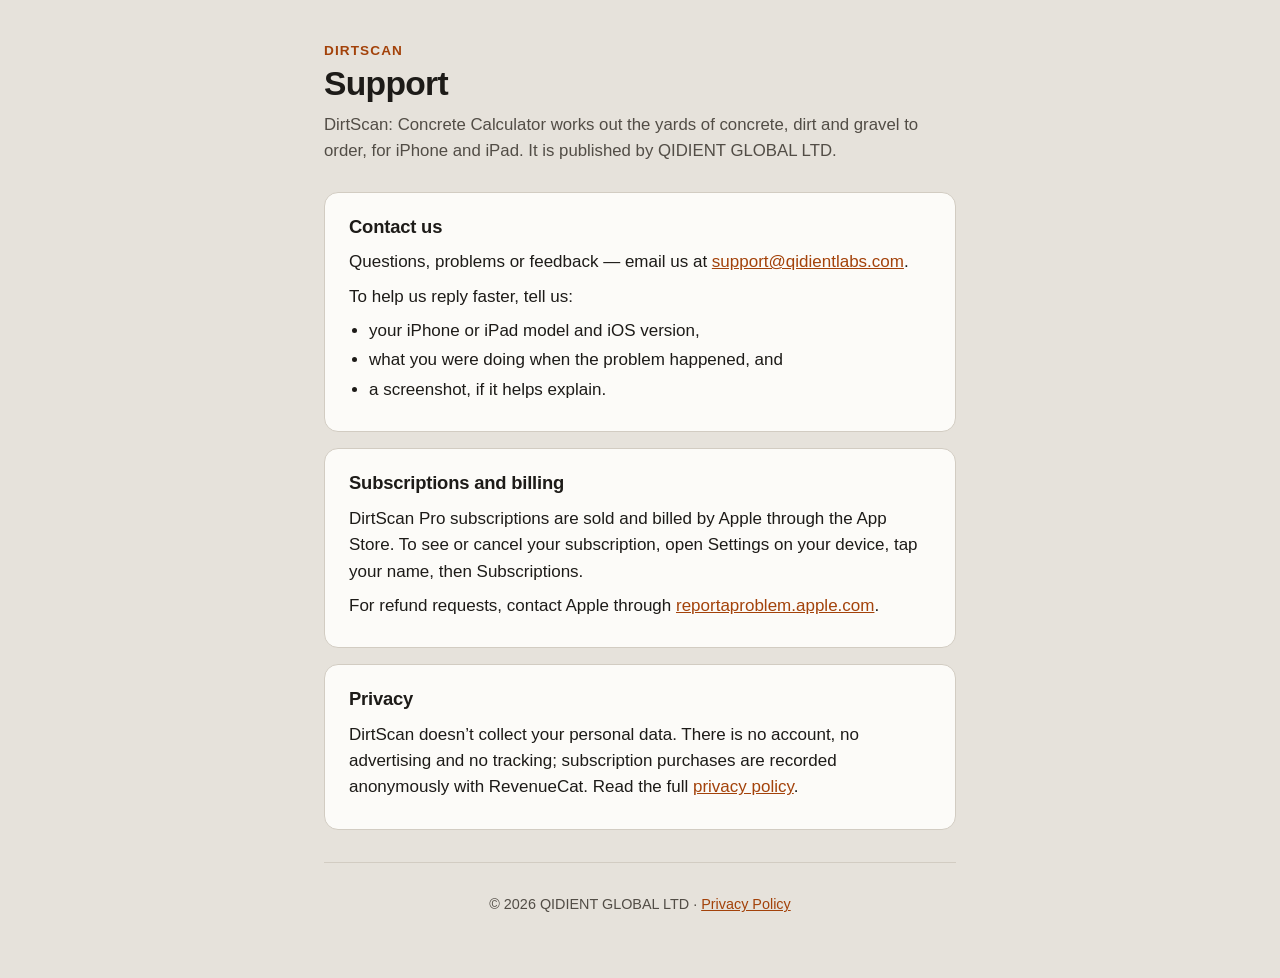
<file: index.html>
<!doctype html>
<html lang="en">
<head>
  <meta charset="utf-8">
  <meta name="viewport" content="width=device-width, initial-scale=1">
  <title>DirtScan Support</title>
  <meta name="description" content="Support and privacy information for DirtScan: Concrete Calculator, the concrete, dirt and excavation calculator app by QIDIENT GLOBAL LTD.">
  <link rel="stylesheet" href="styles.css">
</head>
<body>
  <main class="page">
    <header class="header">
      <p class="eyebrow">DirtScan</p>
      <h1>Support</h1>
      <p class="lede">DirtScan: Concrete Calculator works out the yards of concrete, dirt and gravel to order, for iPhone and iPad. It is published by QIDIENT GLOBAL LTD.</p>
    </header>

    <section class="card">
      <h2>Contact us</h2>
      <p>Questions, problems or feedback — email us at <a class="accent" href="mailto:support@qidientlabs.com?subject=DirtScan%20support">support@qidientlabs.com</a>.</p>
      <p>To help us reply faster, tell us:</p>
      <ul>
        <li>your iPhone or iPad model and iOS version,</li>
        <li>what you were doing when the problem happened, and</li>
        <li>a screenshot, if it helps explain.</li>
      </ul>
    </section>

    <section class="card">
      <h2>Subscriptions and billing</h2>
      <p>DirtScan Pro subscriptions are sold and billed by Apple through the App Store. To see or cancel your subscription, open Settings on your device, tap your name, then Subscriptions.</p>
      <p>For refund requests, contact Apple through <a class="accent" href="https://reportaproblem.apple.com">reportaproblem.apple.com</a>.</p>
    </section>

    <section class="card">
      <h2>Privacy</h2>
      <p>DirtScan doesn’t collect your personal data. There is no account, no advertising and no tracking; subscription purchases are recorded anonymously with RevenueCat. Read the full <a class="accent" href="privacy.html">privacy policy</a>.</p>
    </section>

    <footer class="footer">
      <p>© 2026 QIDIENT GLOBAL LTD · <a class="accent" href="privacy.html">Privacy Policy</a></p>
    </footer>
  </main>
</body>
</html>
</file>
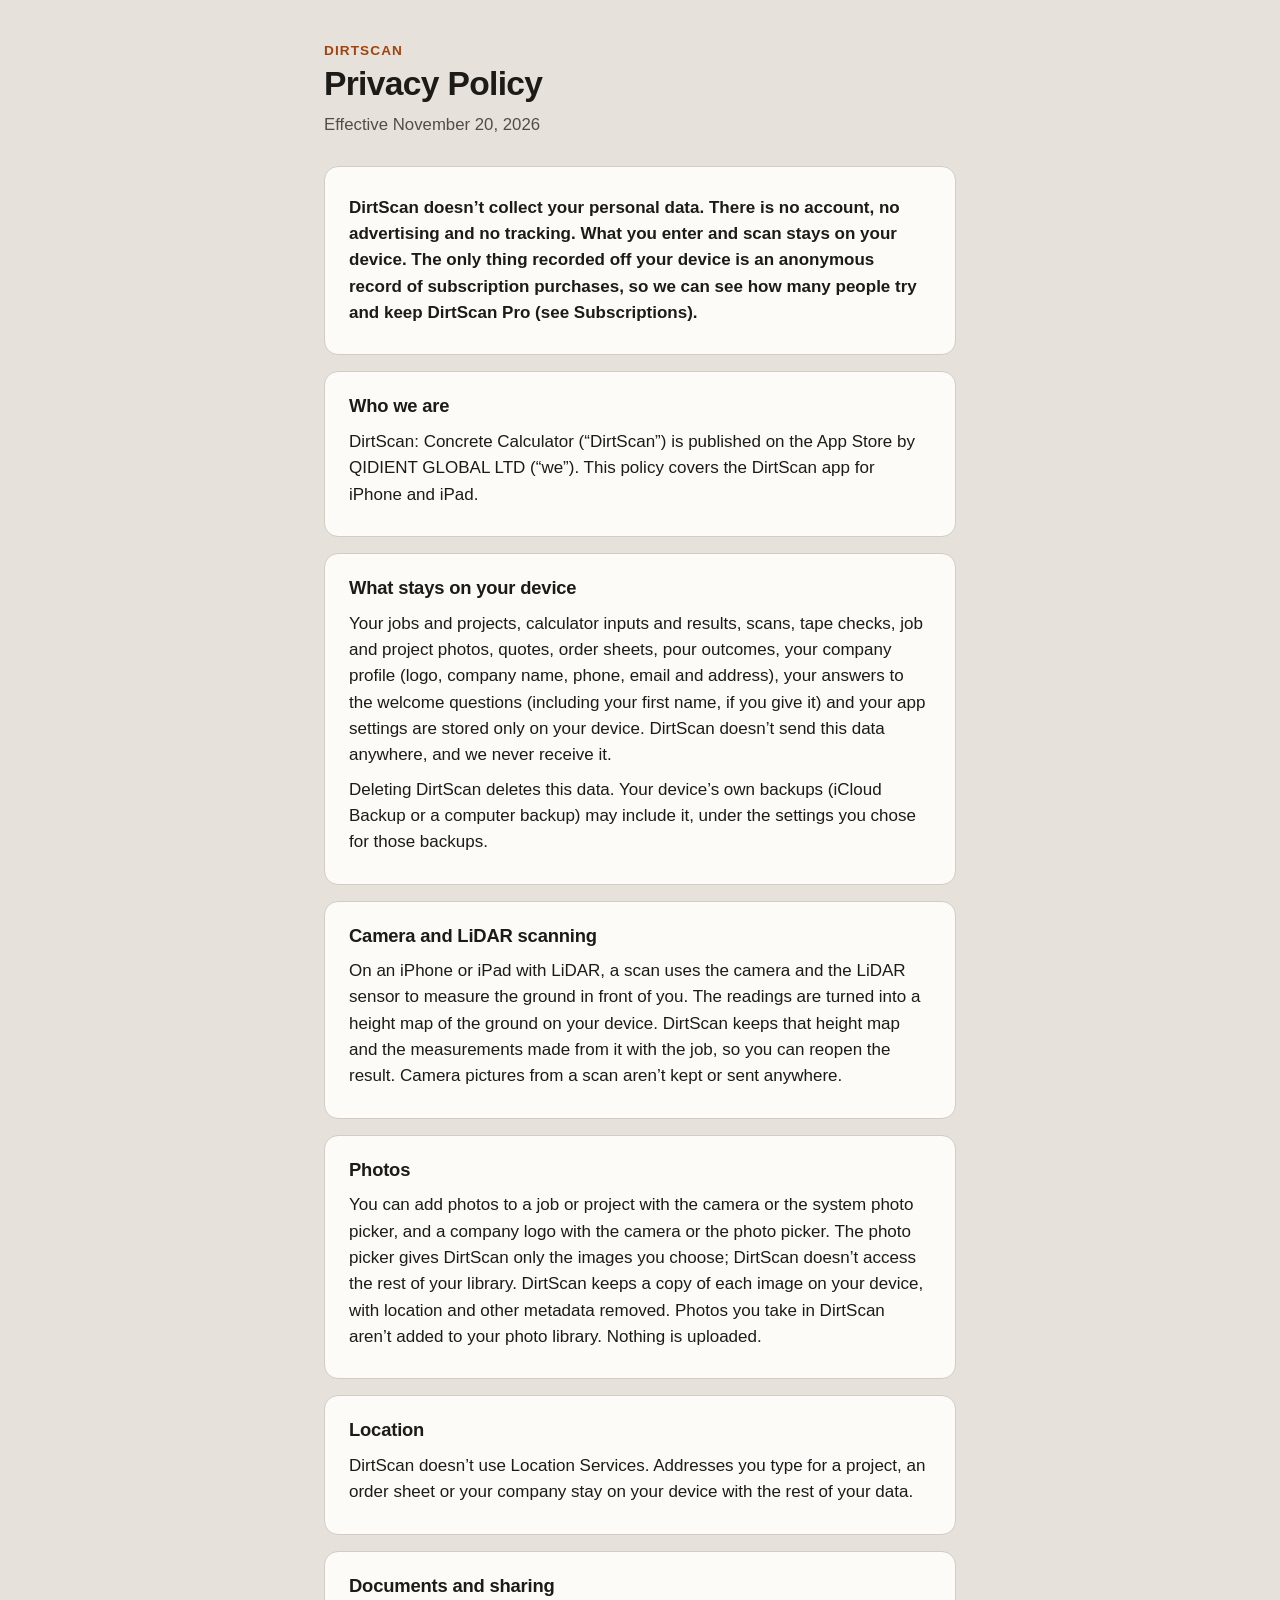
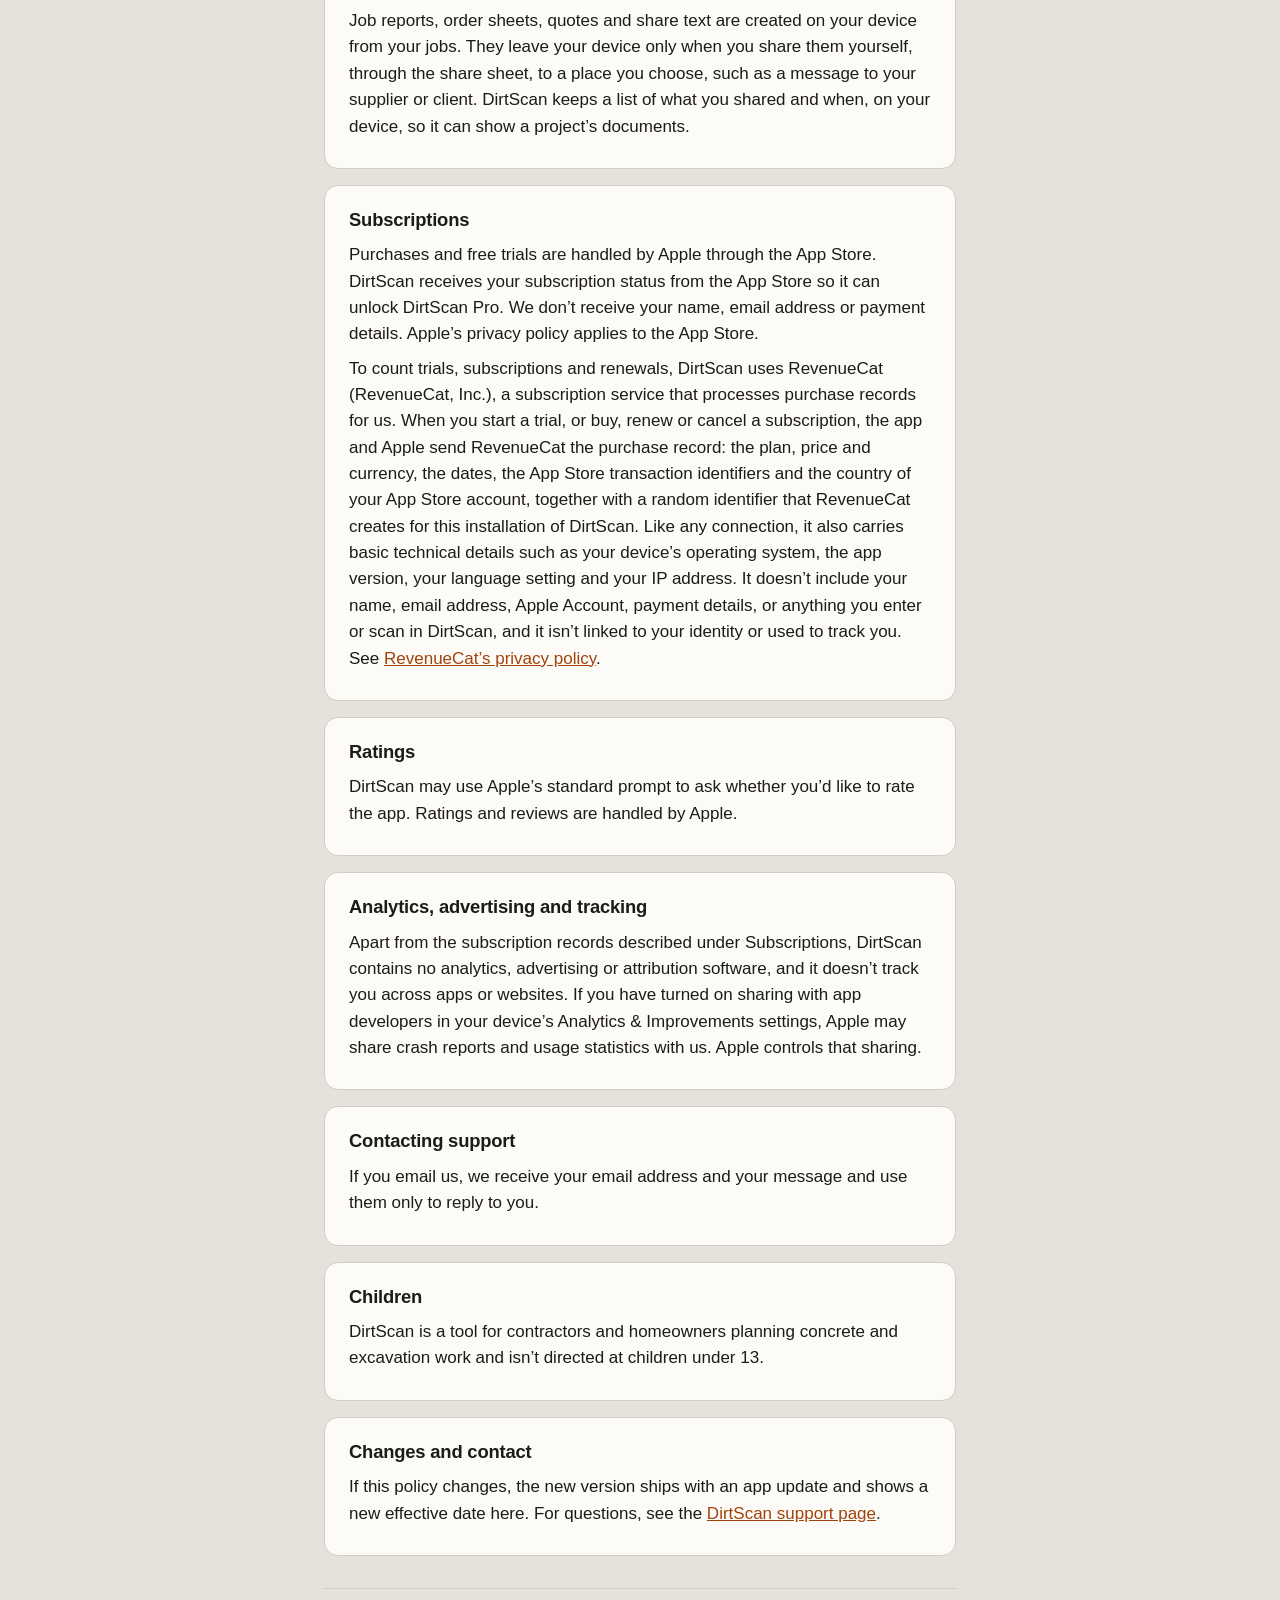
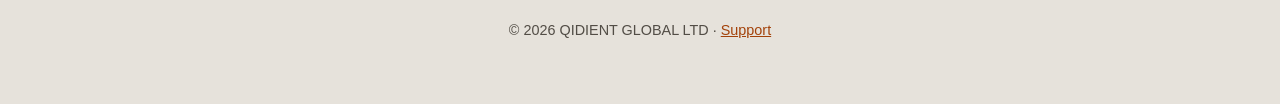
<file: privacy.html>
<!doctype html>
<html lang="en">
<head>
  <meta charset="utf-8">
  <meta name="viewport" content="width=device-width, initial-scale=1">
  <title>DirtScan Privacy Policy</title>
  <meta name="description" content="Privacy policy for DirtScan: Concrete Calculator, the concrete, dirt and excavation calculator app by QIDIENT GLOBAL LTD.">
  <link rel="stylesheet" href="styles.css">
</head>
<body>
  <main class="page">
    <header class="header">
      <p class="eyebrow">DirtScan</p>
      <h1>Privacy Policy</h1>
      <p class="lede">Effective November 20, 2026</p>
    </header>

    <section class="card">
      <p class="summary">DirtScan doesn’t collect your personal data. There is no account, no advertising and no tracking. What you enter and scan stays on your device. The only thing recorded off your device is an anonymous record of subscription purchases, so we can see how many people try and keep DirtScan Pro (see Subscriptions).</p>
    </section>

    <section class="card">
      <h2>Who we are</h2>
      <p>DirtScan: Concrete Calculator (“DirtScan”) is published on the App Store by QIDIENT GLOBAL LTD (“we”). This policy covers the DirtScan app for iPhone and iPad.</p>
    </section>

    <section class="card">
      <h2>What stays on your device</h2>
      <p>Your jobs and projects, calculator inputs and results, scans, tape checks, job and project photos, quotes, order sheets, pour outcomes, your company profile (logo, company name, phone, email and address), your answers to the welcome questions (including your first name, if you give it) and your app settings are stored only on your device. DirtScan doesn’t send this data anywhere, and we never receive it.</p>
      <p>Deleting DirtScan deletes this data. Your device’s own backups (iCloud Backup or a computer backup) may include it, under the settings you chose for those backups.</p>
    </section>

    <section class="card">
      <h2>Camera and LiDAR scanning</h2>
      <p>On an iPhone or iPad with LiDAR, a scan uses the camera and the LiDAR sensor to measure the ground in front of you. The readings are turned into a height map of the ground on your device. DirtScan keeps that height map and the measurements made from it with the job, so you can reopen the result. Camera pictures from a scan aren’t kept or sent anywhere.</p>
    </section>

    <section class="card">
      <h2>Photos</h2>
      <p>You can add photos to a job or project with the camera or the system photo picker, and a company logo with the camera or the photo picker. The photo picker gives DirtScan only the images you choose; DirtScan doesn’t access the rest of your library. DirtScan keeps a copy of each image on your device, with location and other metadata removed. Photos you take in DirtScan aren’t added to your photo library. Nothing is uploaded.</p>
    </section>

    <section class="card">
      <h2>Location</h2>
      <p>DirtScan doesn’t use Location Services. Addresses you type for a project, an order sheet or your company stay on your device with the rest of your data.</p>
    </section>

    <section class="card">
      <h2>Documents and sharing</h2>
      <p>Job reports, order sheets, quotes and share text are created on your device from your jobs. They leave your device only when you share them yourself, through the share sheet, to a place you choose, such as a message to your supplier or client. DirtScan keeps a list of what you shared and when, on your device, so it can show a project’s documents.</p>
    </section>

    <section class="card">
      <h2>Subscriptions</h2>
      <p>Purchases and free trials are handled by Apple through the App Store. DirtScan receives your subscription status from the App Store so it can unlock DirtScan Pro. We don’t receive your name, email address or payment details. Apple’s privacy policy applies to the App Store.</p>
      <p>To count trials, subscriptions and renewals, DirtScan uses RevenueCat (RevenueCat, Inc.), a subscription service that processes purchase records for us. When you start a trial, or buy, renew or cancel a subscription, the app and Apple send RevenueCat the purchase record: the plan, price and currency, the dates, the App Store transaction identifiers and the country of your App Store account, together with a random identifier that RevenueCat creates for this installation of DirtScan. Like any connection, it also carries basic technical details such as your device’s operating system, the app version, your language setting and your IP address. It doesn’t include your name, email address, Apple Account, payment details, or anything you enter or scan in DirtScan, and it isn’t linked to your identity or used to track you. See <a class="accent" href="https://www.revenuecat.com/privacy">RevenueCat’s privacy policy</a>.</p>
    </section>

    <section class="card">
      <h2>Ratings</h2>
      <p>DirtScan may use Apple’s standard prompt to ask whether you’d like to rate the app. Ratings and reviews are handled by Apple.</p>
    </section>

    <section class="card">
      <h2>Analytics, advertising and tracking</h2>
      <p>Apart from the subscription records described under Subscriptions, DirtScan contains no analytics, advertising or attribution software, and it doesn’t track you across apps or websites. If you have turned on sharing with app developers in your device’s Analytics &amp; Improvements settings, Apple may share crash reports and usage statistics with us. Apple controls that sharing.</p>
    </section>

    <section class="card">
      <h2>Contacting support</h2>
      <p>If you email us, we receive your email address and your message and use them only to reply to you.</p>
    </section>

    <section class="card">
      <h2>Children</h2>
      <p>DirtScan is a tool for contractors and homeowners planning concrete and excavation work and isn’t directed at children under 13.</p>
    </section>

    <section class="card">
      <h2>Changes and contact</h2>
      <p>If this policy changes, the new version ships with an app update and shows a new effective date here. For questions, see the <a class="accent" href="index.html">DirtScan support page</a>.</p>
    </section>

    <footer class="footer">
      <p>© 2026 QIDIENT GLOBAL LTD · <a class="accent" href="index.html">Support</a></p>
    </footer>
  </main>
</body>
</html>
</file>
<file: styles.css>
:root {
  --accent: #a3420a;
  --accent-soft: #f6dcc9;
  --ink: #1d1b18;
  --ink-secondary: #524d46;
  --surface: #fcfbf8;
  --canvas: #e6e2db;
  --border: #d2ccc2;
  --radius: 14px;
}

* { box-sizing: border-box; }

html { -webkit-text-size-adjust: 100%; }

body {
  margin: 0;
  font-family: -apple-system, BlinkMacSystemFont, "Segoe UI", Roboto, Helvetica, Arial, sans-serif;
  font-size: 17px;
  line-height: 1.55;
  color: var(--ink);
  background: var(--canvas);
}

.page {
  max-width: 42rem;
  margin: 0 auto;
  padding: 2.5rem 1.25rem 3rem;
}

.header { margin-bottom: 1.75rem; }

.eyebrow {
  margin: 0 0 0.25rem;
  font-size: 0.85rem;
  font-weight: 700;
  letter-spacing: 0.08em;
  text-transform: uppercase;
  color: var(--accent);
}

h1 {
  margin: 0 0 0.5rem;
  font-size: 2.1rem;
  line-height: 1.15;
  letter-spacing: -0.02em;
}

.lede {
  margin: 0;
  font-size: 1.05rem;
  color: var(--ink-secondary);
}

.card {
  background: var(--surface);
  border: 1px solid var(--border);
  border-radius: var(--radius);
  padding: 1.25rem 1.5rem;
  margin-bottom: 1rem;
}

.card h2 {
  margin: 0 0 0.5rem;
  font-size: 1.15rem;
  letter-spacing: -0.01em;
}

.card p { margin: 0.5rem 0; }

.summary {
  margin: 0;
  font-weight: 600;
}

ul { margin: 0.5rem 0; padding-left: 1.25rem; }
li { margin: 0.2rem 0; }

.accent { color: var(--accent); }
a.accent:focus-visible {
  outline: 3px solid var(--accent-soft);
  outline-offset: 2px;
  border-radius: 4px;
}

.footer {
  margin-top: 2rem;
  padding-top: 1rem;
  border-top: 1px solid var(--border);
  font-size: 0.9rem;
  color: var(--ink-secondary);
  text-align: center;
}

@media (max-width: 480px) {
  .page { padding: 1.5rem 1rem 2rem; }
  h1 { font-size: 1.75rem; }
  .card { padding: 1.1rem 1.15rem; }
}

@media (prefers-color-scheme: dark) {
  :root {
    --accent: #ff9b5c;
    --accent-soft: #4a2a14;
    --ink: #f3efe9;
    --ink-secondary: #b5aea4;
    --surface: #211f1c;
    --canvas: #161513;
    --border: #3b3732;
  }
}
</file>
